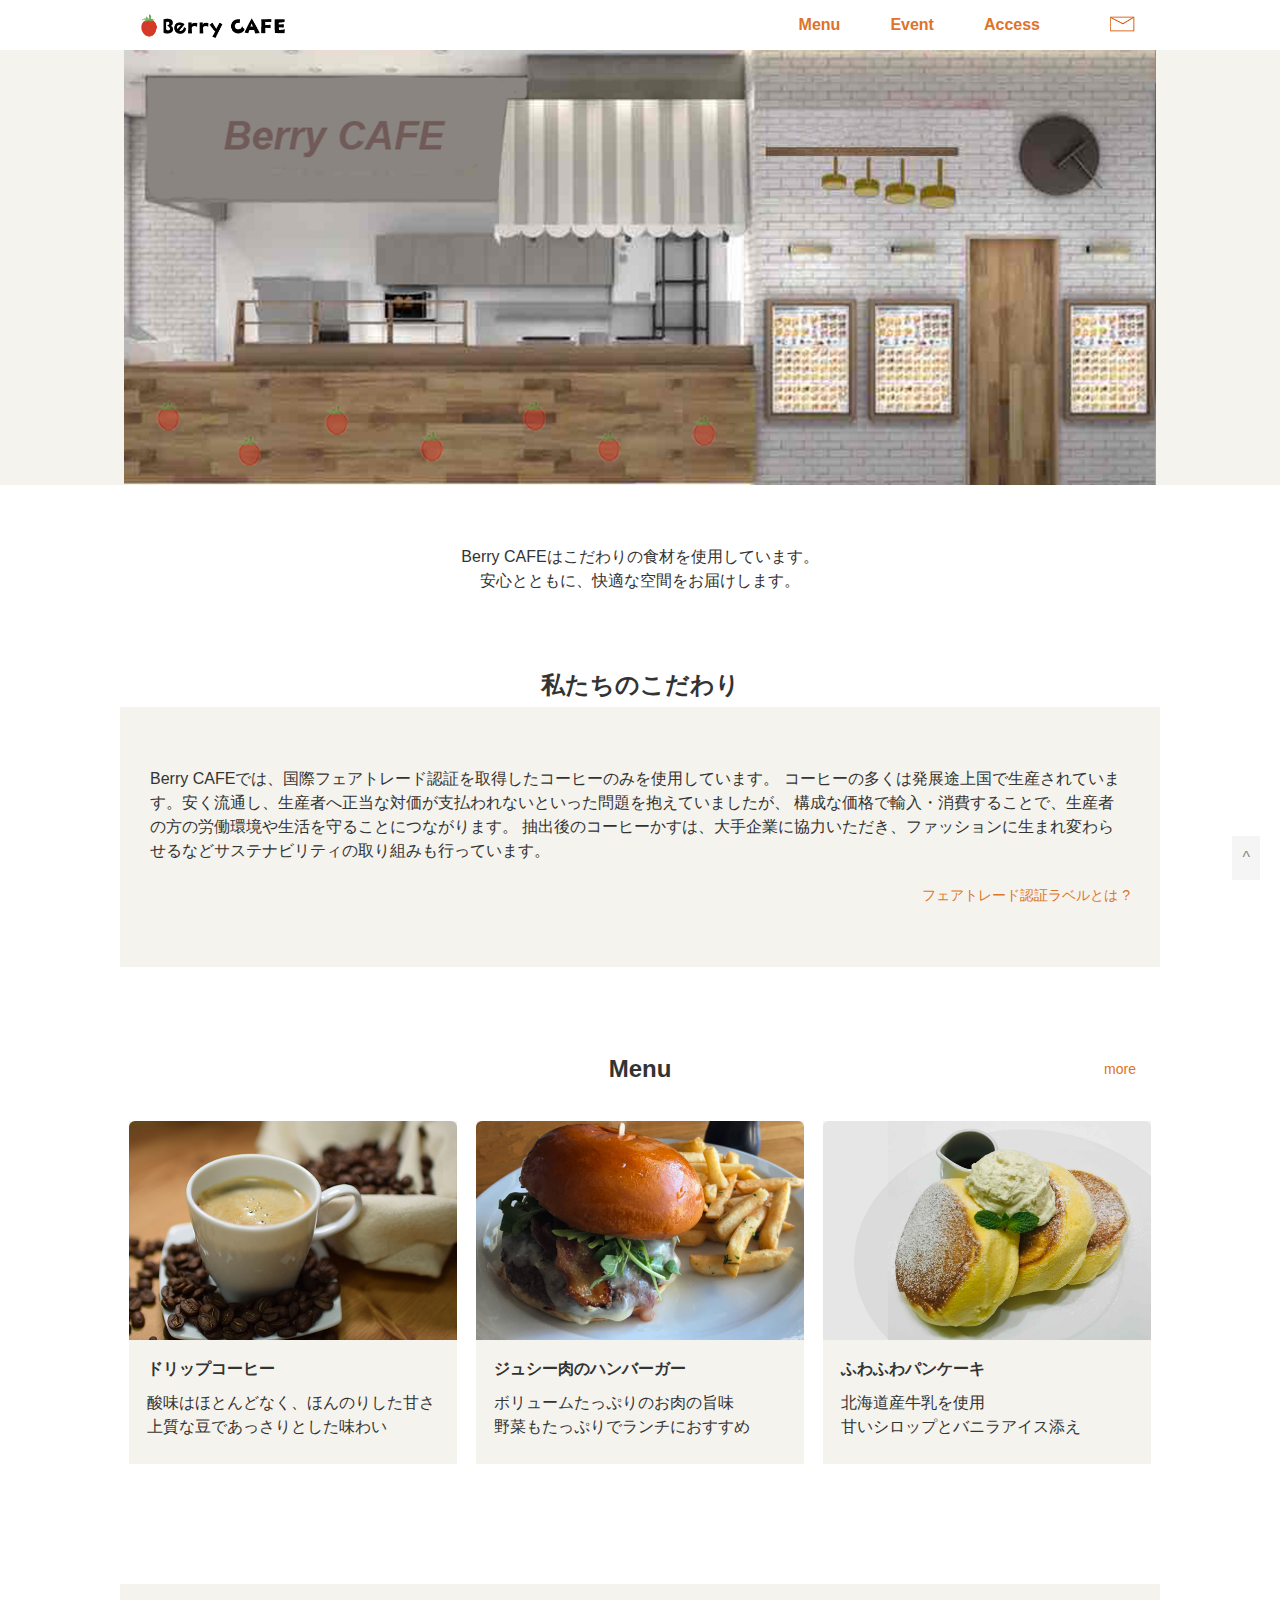
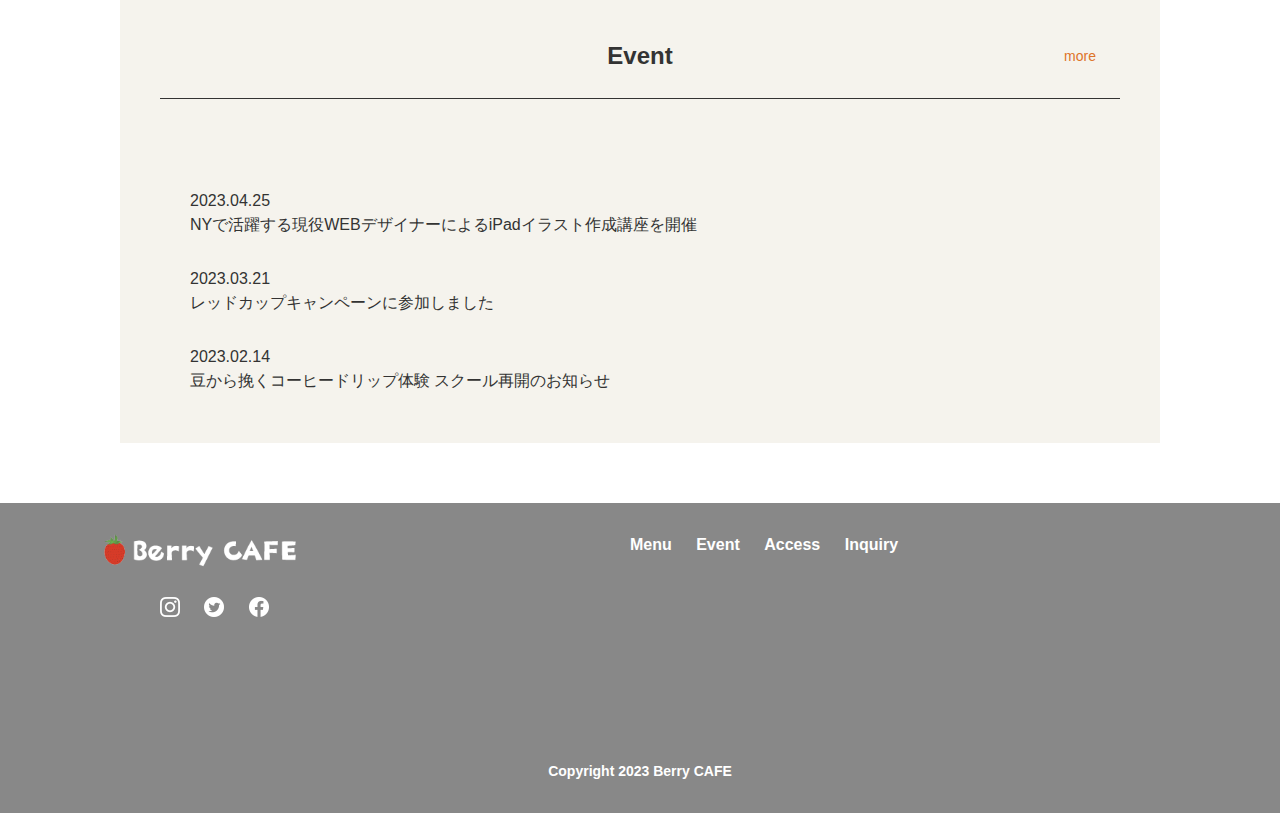
<file: index.html>
<!doctype html>
<html lang="ja">
<head>
<meta charset="utf-8">
<meta name = "viewport" content = "width = device-width, initial-scale=1, user-scalable=yes">
<meta name="description" content="Berry CAFEはみなさまにゆっくりとくつろいでいただける空間をご用意しています。">
<meta property="og:title" content="Berry CAFE">
<meta property="og:site_name" content="Berry CAFE">
<meta property="og:type" content="website">
<meta property="og:locale" content="ja-JP">
<meta property="og:image" content="assets/images/common/org.jpg">
<meta property="og:description" content="Berry CAFEはみなさまにゆっくりとくつろいでいただける空間をご用意しています。">
<meta name="twitter:card" content="summary" >
<title>Berry CAFE</title>
<link rel="stylesheet" href="assets/css/reset.css">
<link rel="stylesheet" href="assets/slick/slick.css">
<link rel="stylesheet" href="assets/slick/slick-theme.css">
<link rel="stylesheet" href="assets/css/common.css">
<link rel="stylesheet" href="assets/css/top.css">
<link href="assets/images/common/favicon.png" rel="icon" type="image/x-icon" >
<link rel="apple-touch-icon" href="assets/images/common/apple-touch-icon.png">
</head>

<body>
<header class="header">
  <div class="header__content-wrapper">
    <div id="top"><a href="index.html"><img class="header__logo" src="assets/images/common/logo_full_black.png" alt="ロゴ"></a></div>
    <div id="open-button" class="open-button"><span></span></div>
    <nav class="header__navigation">
      <div id="close-button" class="close-button">X</div>
      <ul class="header__navigetion-lists">
        <li><a href="menu.html">Menu</a></li>
        <li><a href="event_list.html">Event</a></li>
        <li><a href="access.html">Access</a></li>
        <li>
          <div class="header__inquiry"><a href="inquiry.html"><img src="assets/images/common/mail_icon.png" alt="お問い合わせ"></a> </div>
        </li>
      </ul>
    </nav>
  </div>
</header>
<main class="main">
  <section class="section-top">
    <div class="section-top__image">
      <h2>relax home happy with you</h2>
    </div>
    <div class="section-top__lead"> Berry CAFEはこだわりの食材を使用しています。<br>
      安心とともに、快適な空間をお届けします。 </div>
  </section>
  <section class="section-message">
    <h2>私たちのこだわり</h2>
    <div class="section-message__container">
      <div class="section-message__discription"> Berry CAFEでは、国際フェアトレード認証を取得したコーヒーのみを使用しています。
        コーヒーの多くは発展途上国で生産されています。安く流通し、生産者へ正当な対価が支払われないといった問題を抱えていましたが、
        構成な価格で輸入・消費することで、生産者の方の労働環境や生活を守ることにつながります。
        抽出後のコーヒーかすは、大手企業に協力いただき、ファッションに生まれ変わらせるなどサステナビリティの取り組みも行っています。 </div>
      <div class="section-message__discription-label">
        <p><a href="https://www.fairtrade-jp.org/about_fairtrade/intl_license.php">フェアトレード認証ラベルとは&nbsp;?</a></p>
      </div>
    </div>
  </section>
  <section class="section-menu">
    <div class="section-menu__title">
      <div id="menu" class="section-menu__title-center">Menu</div>
      <div class="section-menu__title-right"><a class="section-menu__title-right-more" href="menu.html">more</a></div>
    </div>
    <div class="section-menu__lists">
      <ul>
        <li> <img src="assets/images/top/menu_coffee.jpg" alt="コーヒー">
          <h3>ドリップコーヒー</h3>
          <p>酸味はほとんどなく、ほんのりした甘さ<br>
            上質な豆であっさりとした味わい</p>
        </li>
        <li> <img src="assets/images/top/menu_hamburger.jpg" alt="ハンバーガー">
          <h3>ジュシー肉のハンバーガー</h3>
          <p>ボリュームたっぷりのお肉の旨味<br>
            野菜もたっぷりでランチにおすすめ</p>
        </li>
        <li> <img src="assets/images/top/menu_pancake.jpg" alt="パンケーキ">
          <h3>ふわふわパンケーキ</h3>
          <p>北海道産牛乳を使用<br>
            甘いシロップとバニラアイス添え</p>
        </li>
      </ul>
    </div>
  </section>
  <section class="section-event">
    <div class="section-event__title">
      <h2 id="event" class="section-event__title-center">Event</h2>
      <div class="section-event__title-right"><a class="section-event__title-right-more" href="event_list.html">more</a></div>
    </div>
    <ol>
      <li><a href="event.html">
        <time datetime="2001-01-01">2023.04.25</time>
        <p>NYで活躍する現役WEBデザイナーによるiPadイラスト作成講座を開催</p>
        </a> </li>
      <li>
        <time datetime="2001-01-01">2023.03.21</time>
        <p>レッドカップキャンペーンに参加しました</p>
      </li>
      <li>
        <time datetime="2001-01-01">2023.02.14</time>
        <p>豆から挽くコーヒードリップ体験 スクール再開のお知らせ</p>
      </li>
    </ol>
  </section>
</main>
<footer class="footer">
  <div class="footer__container">
    <nav class="footer__site-map">
      <div class="footer__logo"><a href="index.html"><img src="assets/images/common/logo_full_white.png" alt="Berry CAFE"></a></div>
      <ul>
        <li><a href="menu.html">Menu</a></li>
        <li><a href="event_list.html">Event</a></li>
        <li><a href="access.html">Access</a></li>
        <li><a href="inquiry.html">Inquiry</a></li>
      </ul>
    </nav>
  </div>
  <div class="footer__sns_links">
    <ul>
      <li><img src="assets/images/common/instagram.png" alt="instagram icon"></li>
      <li><img src="assets/images/common/twitter.png" alt="twitter icon"></li>
      <li><img src="assets/images/common/facebook.png" alt="facebook icon"></li>
    </ul>
  </div>
  <small class="footer__copyright">Copyright 2023 Berry CAFE</small> </footer>
<p id="scroll-top"><a href="#">^</a></p>
<script
  src="https://code.jquery.com/jquery-3.4.1.min.js"
  integrity="sha256-CSXorXvZcTkaix6Yvo6HppcZGetbYMGWSFlBw8HfCJo="
  crossorigin="anonymous"></script> 
<script src="assets/slick/slick.min.js"></script> 
<script src="assets/js/common.js"></script>
</body>
</html>
</file>
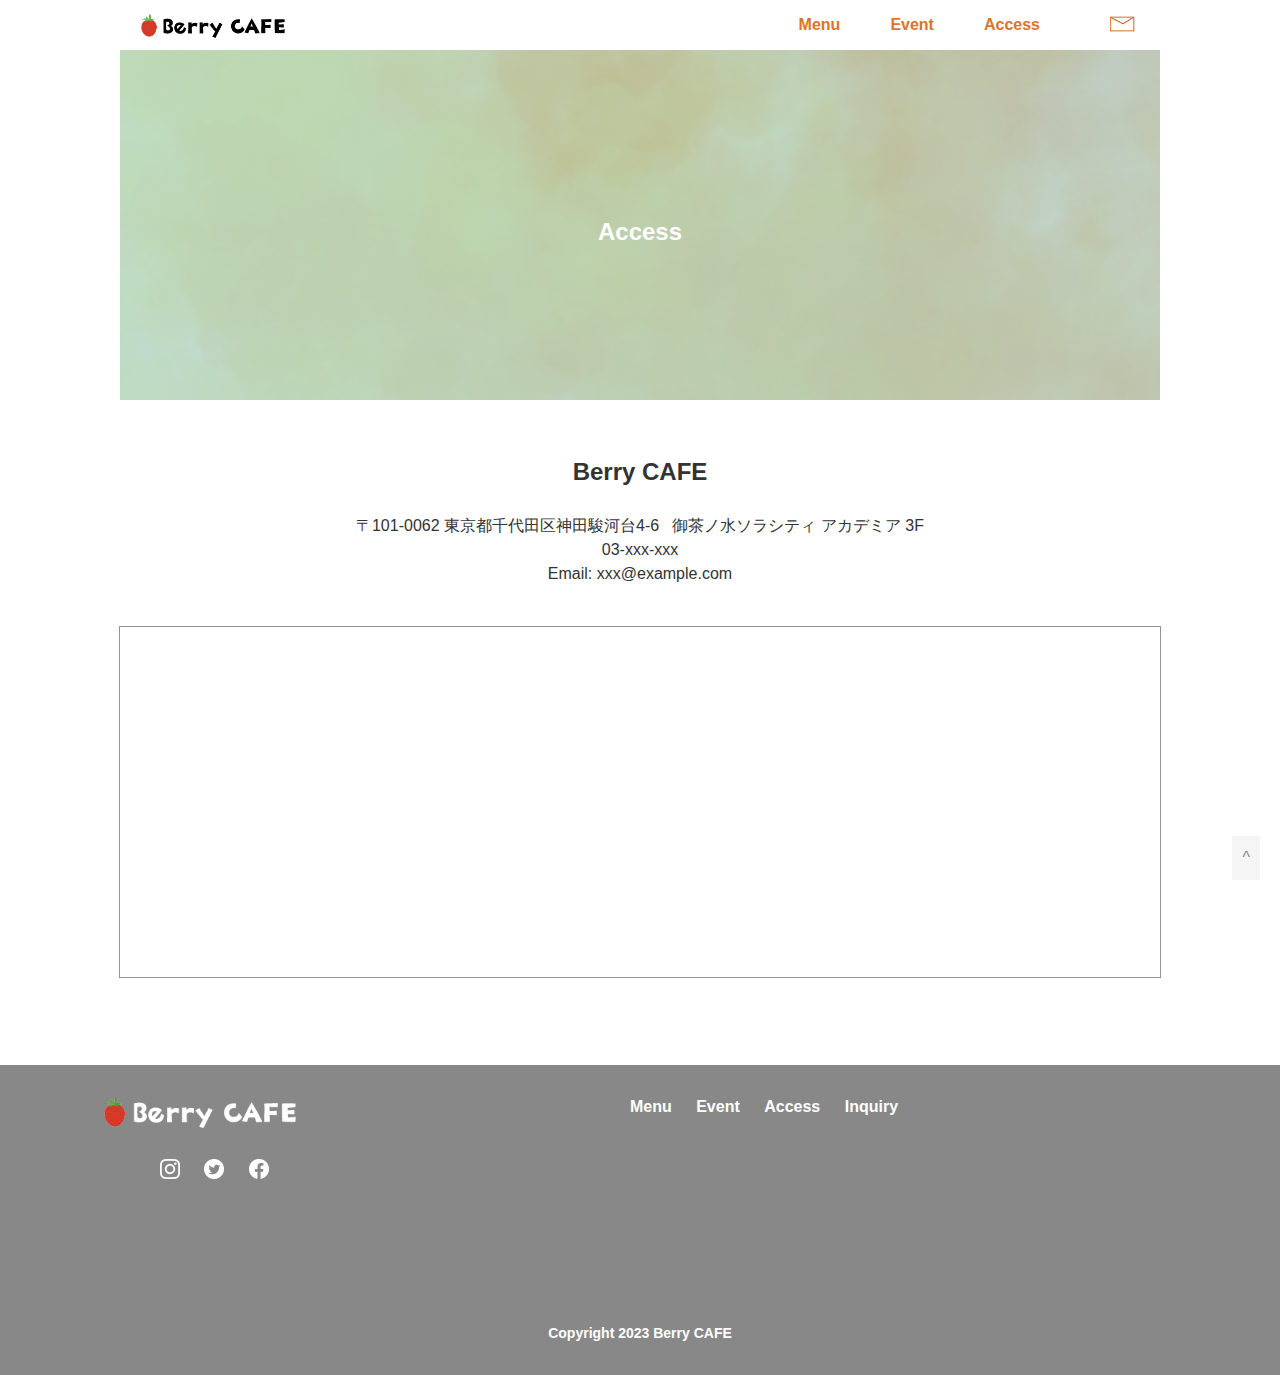
<file: access.html>
<!doctype html>
<html lang="ja">
<head>
<meta charset="utf-8">
<meta name = "viewport" content = "width = device-width, initial-scale=1, user-scalable=yes">
<meta name="description" content="Berry CAFEはみなさまにゆっくりとくつろいでいただける空間をご用意しています。">
<meta property="og:title" content="Berry CAFE">
<meta property="og:site_name" content="Berry CAFE">
<meta property="og:type" content="website">
<meta property="og:locale" content="ja-JP">
<meta property="og:image" content="assets/images/common/org.jpg">
<meta property="og:description" content="Berry CAFEはみなさまにゆっくりとくつろいでいただける空間をご用意しています。">
<meta name="twitter:card" content="summary" >
<title>Berry CAFE</title>
<link rel="stylesheet" href="assets/css/reset.css">
<link rel="stylesheet" href="assets/slick/slick.css">
<link rel="stylesheet" href="assets/slick/slick-theme.css">
<link rel="stylesheet" href="assets/css/common.css">
<link rel="stylesheet" href="assets/css/access.css">
<link href="assets/images/common/favicon.png" rel="icon" type="image/x-icon" >
<link rel="apple-touch-icon" href="assets/images/common/apple-touch-icon.png">
</head>

<body>
<header class="header">
  <div class="header__content-wrapper">
    <div id="top"><a href="index.html"><img class="header__logo" src="assets/images/common/logo_full_black.png" alt="ロゴ"></a></div>
    <div id="open-button" class="open-button"><span></span></div>
    <nav class="header__navigation">
      <div id="close-button" class="close-button">X</div>
      <ul class="header__navigetion-lists">
        <li><a href="menu.html">Menu</a></li>
        <li><a href="event_list.html">Event</a></li>
        <li><a href="access.html">Access</a></li>
        <li>
          <div class="header__inquiry"><a href="inquiry.html"><img src="assets/images/common/mail_icon.png" alt="お問い合わせ"></a> </div>
        </li>
      </ul>
    </nav>
  </div>
</header>
<main class="main">
  <section class="section-top">
    <div class="section-top__image">
      <h2>Access</h2>
    </div>
  </section>
  <section class="section-address">
    <h2>Berry CAFE</h2>
    <address>
    〒101-0062 東京都千代田区神田駿河台4-6&nbsp;&nbsp;<span class="section-address__break"></span> 御茶ノ水ソラシティ アカデミア 3F<br>
    03-xxx-xxx<br>
    Email:  xxx@example.com
    </address>
    <div class="section-map">
      <iframe src="https://www.google.com/maps/embed?pb=!1m18!1m12!1m3!1d3240.121614905266!2d139.76412221171842!3d35.69862477246728!2m3!1f0!2f0!3f0!3m2!1i1024!2i768!4f13.1!3m3!1m2!1s0x60188d2ae4441047%3A0xd05afc0250631886!2z5b6h6Iy244OO5rC044K944Op44K344OG44KjIOOCouOCq-ODh-ODn-OCog!5e0!3m2!1sja!2sjp!4v1682429037306!5m2!1sja!2sjp"></iframe>
    </div>
  </section>
</main>
<footer class="footer">
  <div class="footer__container">
    <nav class="footer__site-map">
      <div class="footer__logo"><a href="index.html"><img src="assets/images/common/logo_full_white.png" alt="Berry CAFE"></a></div>
      <ul>
        <li><a href="menu.html">Menu</a></li>
        <li><a href="event_list.html">Event</a></li>
        <li><a href="access.html">Access</a></li>
        <li><a href="inquiry.html">Inquiry</a></li>
      </ul>
    </nav>
  </div>
  <div class="footer__sns_links">
    <ul>
      <li><img src="assets/images/common/instagram.png" alt="instagram icon"></li>
      <li><img src="assets/images/common/twitter.png" alt="twitter icon"></li>
      <li><img src="assets/images/common/facebook.png" alt="facebook icon"></li>
    </ul>
  </div>
  <small class="footer__copyright">Copyright 2023 Berry CAFE</small> </footer>
<p id="scroll-top"><a href="#">^</a></p>
<script
  src="https://code.jquery.com/jquery-3.4.1.min.js"
  integrity="sha256-CSXorXvZcTkaix6Yvo6HppcZGetbYMGWSFlBw8HfCJo="
  crossorigin="anonymous"></script> 
<script src="assets/slick/slick.min.js"></script> 
<script src="assets/js/common.js"></script>
</body>
</html>
</file>
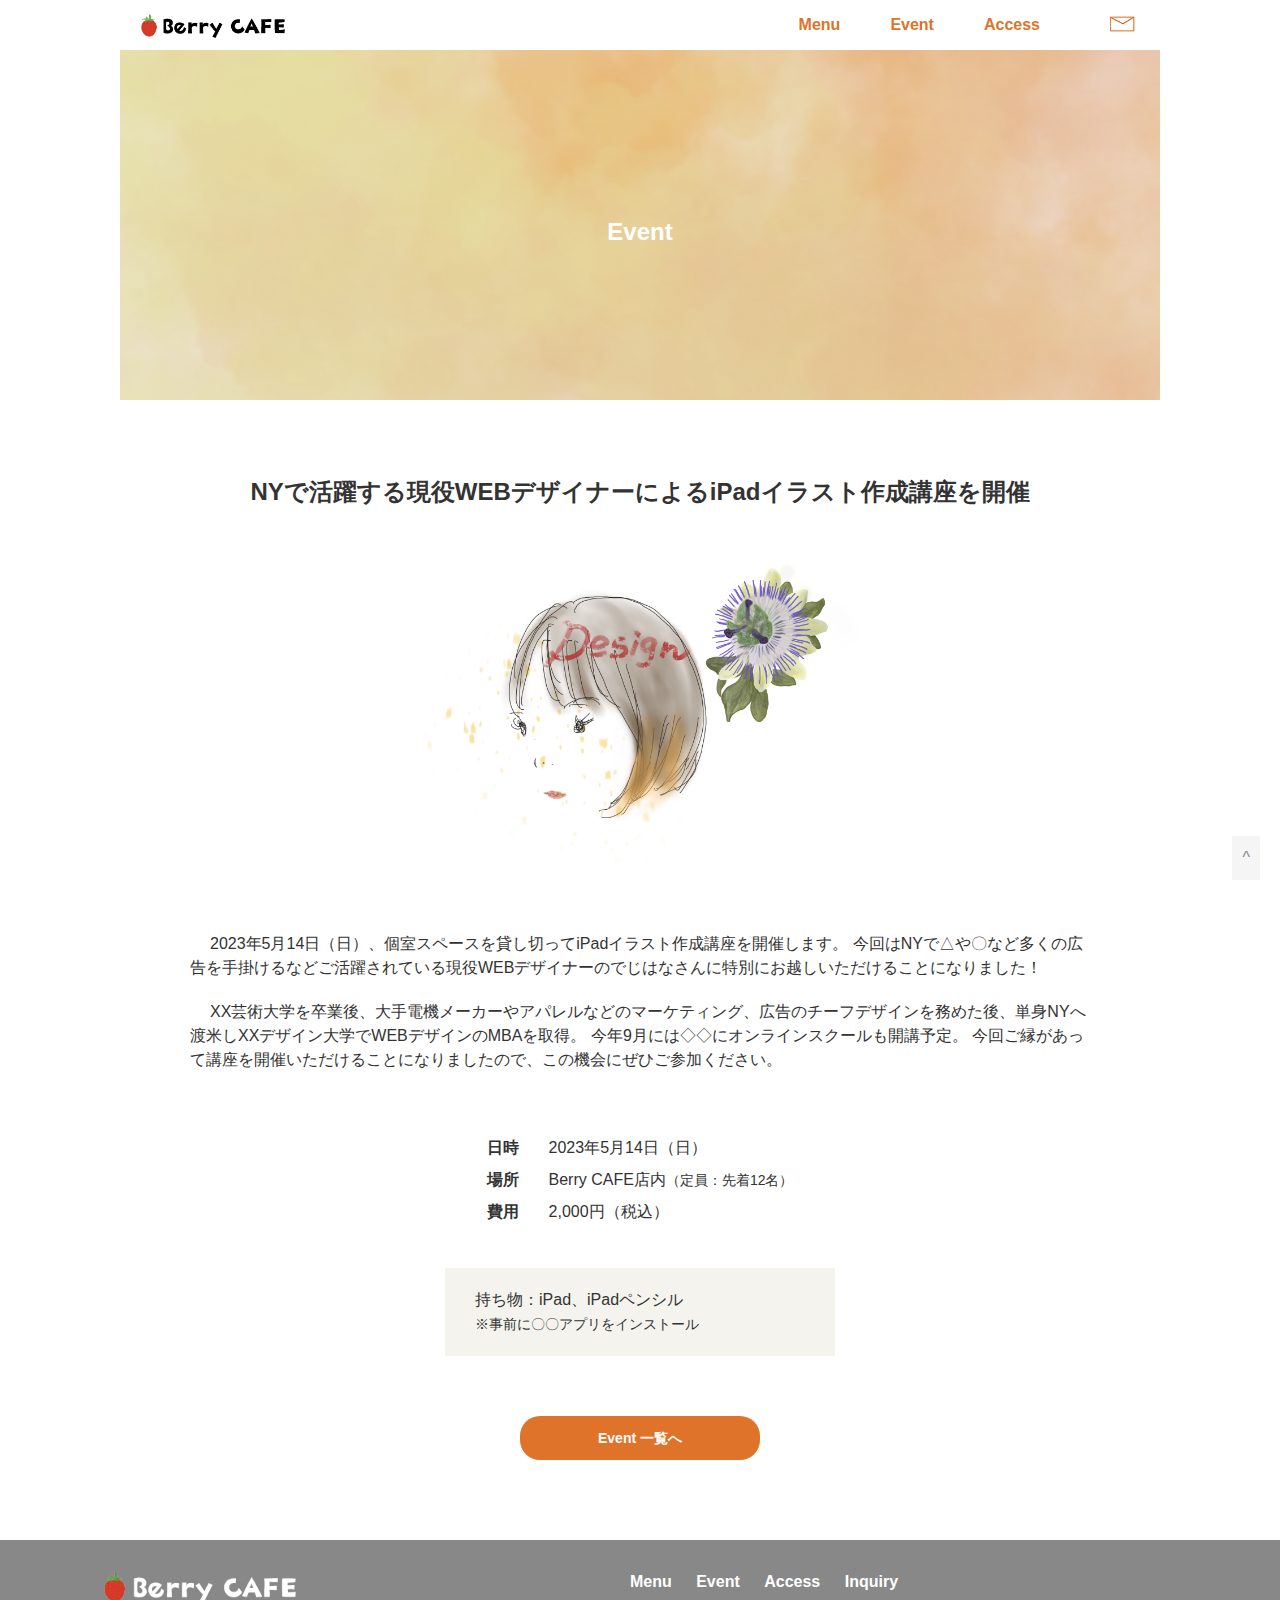
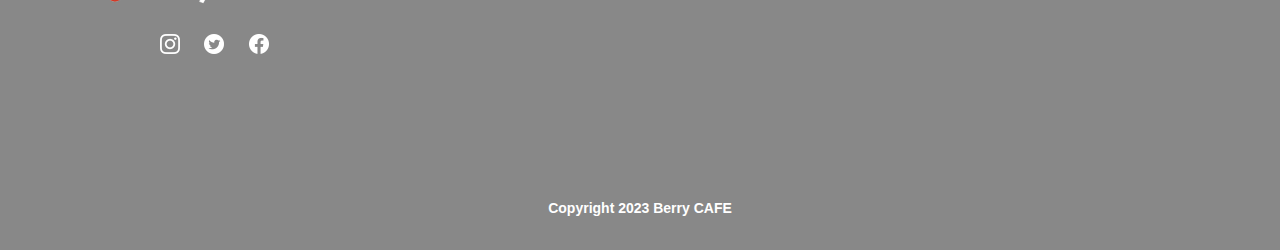
<file: event.html>
<!doctype html>
<html lang="ja">
<head>
<meta charset="utf-8">
<meta name = "viewport" content = "width = device-width, initial-scale=1, user-scalable=yes">
<meta name="description" content="Berry CAFEはみなさまにゆっくりとくつろいでいただける空間をご用意しています。">
<meta property="og:title" content="Berry CAFE">
<meta property="og:site_name" content="Berry CAFE">
<meta property="og:type" content="website">
<meta property="og:locale" content="ja-JP">
<meta property="og:image" content="assets/images/common/org.jpg">
<meta property="og:description" content="Berry CAFEはみなさまにゆっくりとくつろいでいただける空間をご用意しています。">
<meta name="twitter:card" content="summary" >
<title>Berry CAFE</title>
<link rel="stylesheet" href="assets/css/reset.css">
<link rel="stylesheet" href="assets/slick/slick.css">
<link rel="stylesheet" href="assets/slick/slick-theme.css">
<link rel="stylesheet" href="assets/css/common.css">
<link rel="stylesheet" href="assets/css/event.css">
<link href="assets/images/common/favicon.png" rel="icon" type="image/x-icon" >
<link rel="apple-touch-icon" href="assets/images/common/apple-touch-icon.png">
</head>

<body>
<header class="header">
  <div class="header__content-wrapper">
    <div id="top"><a href="index.html"><img class="header__logo" src="assets/images/common/logo_full_black.png" alt="ロゴ"></a></div>
    <div id="open-button" class="open-button"><span></span></div>
    <nav class="header__navigation">
      <div id="close-button" class="close-button">X</div>
      <ul class="header__navigetion-lists">
        <li><a href="menu.html">Menu</a></li>
        <li><a href="event_list.html">Event</a></li>
        <li><a href="access.html">Access</a></li>
        <li>
          <div class="header__inquiry"><a href="inquiry.html"><img src="assets/images/common/mail_icon.png" alt="お問い合わせ"></a> </div>
        </li>
      </ul>
    </nav>
  </div>
</header>
<main class="main">
  <section class="section-top">
    <div class="section-top__image">
      <h2>Event</h2>
    </div>
  </section>
  <section class="section__container">
    <h2>NYで活躍する現役WEBデザイナーによるiPadイラスト作成講座を開催</h2>
    <div><img src="assets/images/event/illust.png" alt="イラスト"></div>
    <div class="section__container-detail">
      <div class="section__container-detail1"> 2023年5月14日（日）、個室スペースを貸し切ってiPadイラスト作成講座を開催します。
        今回はNYで△や〇など多くの広告を手掛けるなどご活躍されている現役WEBデザイナーのでじはなさんに特別にお越しいただけることになりました！ </div>
      <div class="section__container-detail2"> XX芸術大学を卒業後、大手電機メーカーやアパレルなどのマーケティング、広告のチーフデザインを務めた後、単身NYへ渡米しXXデザイン大学でWEBデザインのMBAを取得。
        今年9月には◇◇にオンラインスクールも開講予定。
        今回ご縁があって講座を開催いただけることになりましたので、この機会にぜひご参加ください。 </div>
    </div>
    <div class="section__container-discription">
      <table>
        <tr>
          <th>日時</th>
          <td>2023年5月14日（日）</td>
        </tr>
        <tr>
          <th>場所</th>
          <td>Berry CAFE店内<span>（定員：先着12名）</span></td>
        </tr>
        <tr>
          <th>費用</th>
          <td>2,000円（税込）</td>
        </tr>
      </table>
      <div class="section__container-attention">
        <div>持ち物：iPad、iPadペンシル<br>
          <span>※事前に〇〇アプリをインストール</span></div>
      </div>
    </div>
  </section>
  <section class="section-lists__button"><h3><a href="event_list.html">Event 一覧へ</a></h3></section>
</main>
<footer class="footer">
  <div class="footer__container">
    <nav class="footer__site-map">
      <div class="footer__logo"><a href="index.html"><img src="assets/images/common/logo_full_white.png" alt="Berry CAFE"></a></div>
      <ul>
        <li><a href="menu.html">Menu</a></li>
        <li><a href="event_list.html">Event</a></li>
        <li><a href="access.html">Access</a></li>
        <li><a href="inquiry.html">Inquiry</a></li>
      </ul>
    </nav>
  </div>
  <div class="footer__sns_links">
    <ul>
      <li><img src="assets/images/common/instagram.png" alt="instagram icon"></li>
      <li><img src="assets/images/common/twitter.png" alt="twitter icon"></li>
      <li><img src="assets/images/common/facebook.png" alt="facebook icon"></li>
    </ul>
  </div>
  <small class="footer__copyright">Copyright 2023 Berry CAFE</small> </footer>
<p id="scroll-top"><a href="#">^</a></p>
<script
  src="https://code.jquery.com/jquery-3.4.1.min.js"
  integrity="sha256-CSXorXvZcTkaix6Yvo6HppcZGetbYMGWSFlBw8HfCJo="
  crossorigin="anonymous"></script> 
<script src="assets/slick/slick.min.js"></script> 
<script src="assets/js/common.js"></script>
</body>
</html>
</file>
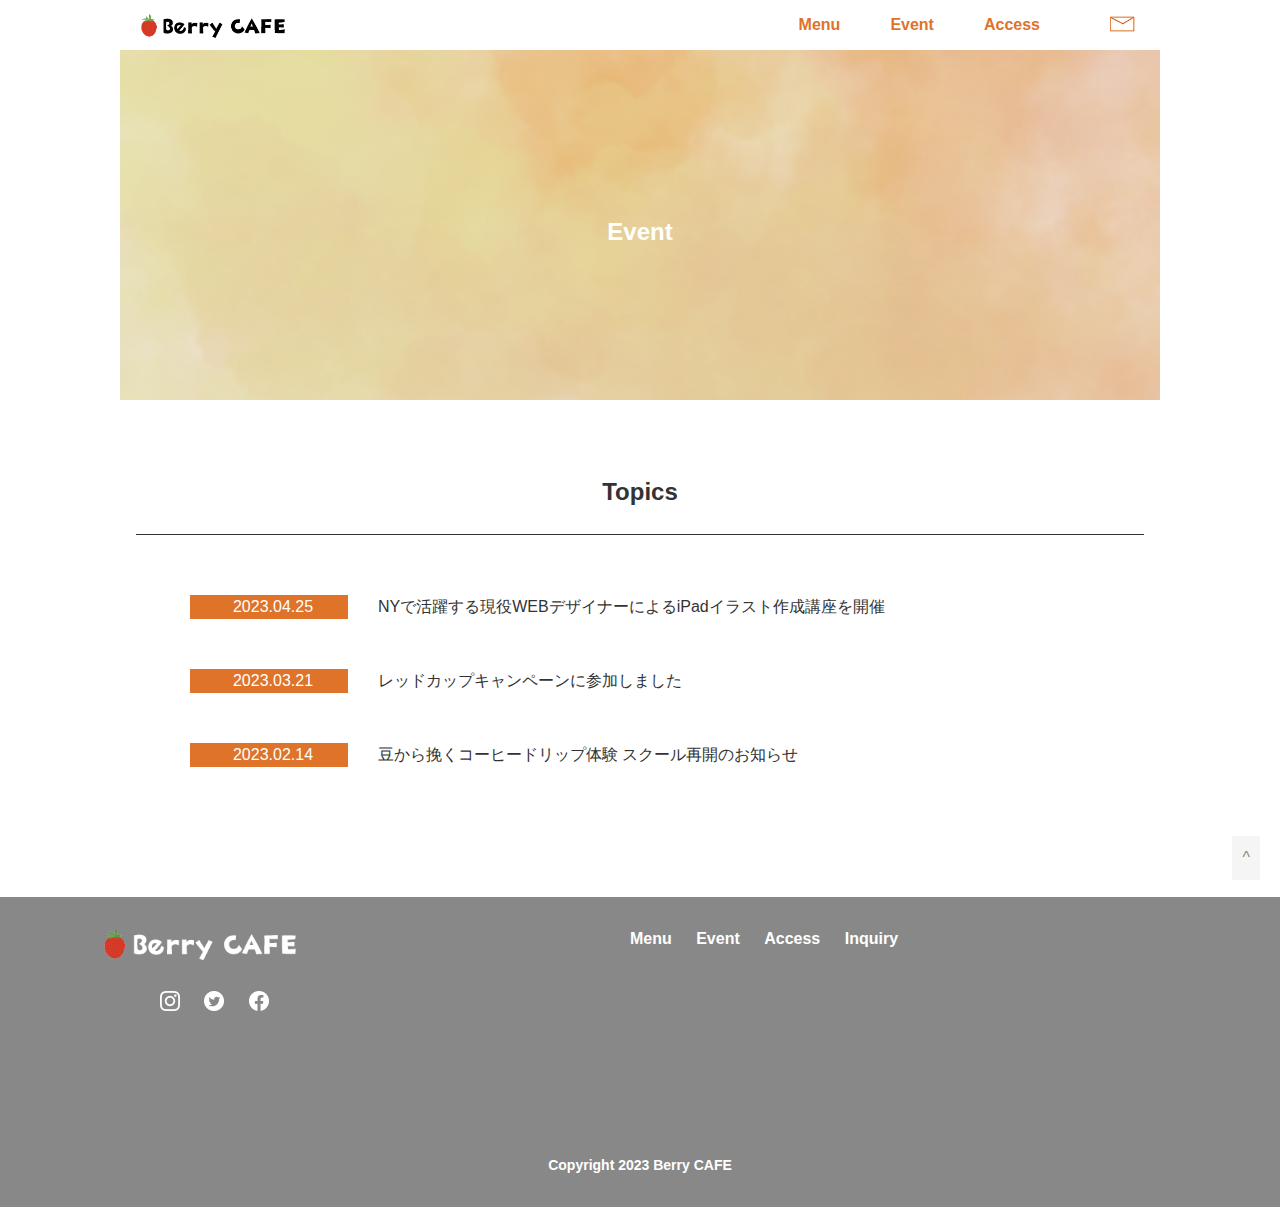
<file: event_list.html>
<!doctype html>
<html lang="ja">
<head>
<meta charset="utf-8">
<meta name = "viewport" content = "width = device-width, initial-scale=1, user-scalable=yes">
<meta name="description" content="Berry CAFEはみなさまにゆっくりとくつろいでいただける空間をご用意しています。">
<meta property="og:title" content="Berry CAFE">
<meta property="og:site_name" content="Berry CAFE">
<meta property="og:type" content="website">
<meta property="og:locale" content="ja-JP">
<meta property="og:image" content="assets/images/common/org.jpg">
<meta property="og:description" content="Berry CAFEはみなさまにゆっくりとくつろいでいただける空間をご用意しています。">
<meta name="twitter:card" content="summary" >
<title>Berry CAFE</title>
<link rel="stylesheet" href="assets/css/reset.css">
<link rel="stylesheet" href="assets/slick/slick.css">
<link rel="stylesheet" href="assets/slick/slick-theme.css">
<link rel="stylesheet" href="assets/css/common.css">
<link rel="stylesheet" href="assets/css/event_list.css">
<link href="assets/images/common/favicon.png" rel="icon" type="image/x-icon" >
<link rel="apple-touch-icon" href="assets/images/common/apple-touch-icon.png">
</head>

<body>
<header class="header">
  <div class="header__content-wrapper">
    <div id="top"><a href="index.html"><img class="header__logo" src="assets/images/common/logo_full_black.png" alt="ロゴ"></a></div>
    <div id="open-button" class="open-button"><span></span></div>
    <nav class="header__navigation">
      <div id="close-button" class="close-button">X</div>
      <ul class="header__navigetion-lists">
        <li><a href="menu.html">Menu</a></li>
        <li><a href="event_list.html">Event</a></li>
        <li><a href="access.html">Access</a></li>
        <li>
          <div class="header__inquiry"><a href="inquiry.html"><img src="assets/images/common/mail_icon.png" alt="お問い合わせ"></a> </div>
        </li>
      </ul>
    </nav>
  </div>
</header>
<main class="main">
  <section class="section-top">
    <div class="section-top__image">
      <h2>Event</h2>
    </div>
  </section>
  <section class="section-event">
    <h2>Topics</h2>
    <ol>
      <li class="section-event__list1">
        <div class="section-event__time"><a href="event.html">
          <time datetime="2001-01-01">2023.04.25</time>
          </a></div>
        <div class="section-event__title"><a href="event.html">NYで活躍する現役WEBデザイナーによるiPadイラスト作成講座を開催</a></div>
      </li>
      <li class="section-event__list2">
        <div class="section-event__time">
          <time datetime="2001-01-01">2023.03.21</time>
        </div>
        <div class="section-event__title">レッドカップキャンペーンに参加しました</div>
      </li>
      <li class="section-event__list3">
        <div class="section-event__time">
          <time datetime="2001-01-01">2023.02.14</time>
        </div>
        <div class="section-event__title">豆から挽くコーヒードリップ体験 スクール再開のお知らせ</div>
      </li>
    </ol>
  </section>
</main>
<footer class="footer">
  <div class="footer__container">
    <nav class="footer__site-map">
      <div class="footer__logo"><a href="index.html"><img src="assets/images/common/logo_full_white.png" alt="Berry CAFE"></a></div>
      <ul>
        <li><a href="menu.html">Menu</a></li>
        <li><a href="event_list.html">Event</a></li>
        <li><a href="access.html">Access</a></li>
        <li><a href="inquiry.html">Inquiry</a></li>
      </ul>
    </nav>
  </div>
  <div class="footer__sns_links">
    <ul>
      <li><img src="assets/images/common/instagram.png" alt="instagram icon"></li>
      <li><img src="assets/images/common/twitter.png" alt="twitter icon"></li>
      <li><img src="assets/images/common/facebook.png" alt="facebook icon"></li>
    </ul>
  </div>
  <small class="footer__copyright">Copyright 2023 Berry CAFE</small> </footer>
<p id="scroll-top"><a href="#">^</a></p>
<script
  src="https://code.jquery.com/jquery-3.4.1.min.js"
  integrity="sha256-CSXorXvZcTkaix6Yvo6HppcZGetbYMGWSFlBw8HfCJo="
  crossorigin="anonymous"></script> 
<script src="assets/slick/slick.min.js"></script> 
<script src="assets/js/common.js"></script>
</body>
</html>
</file>
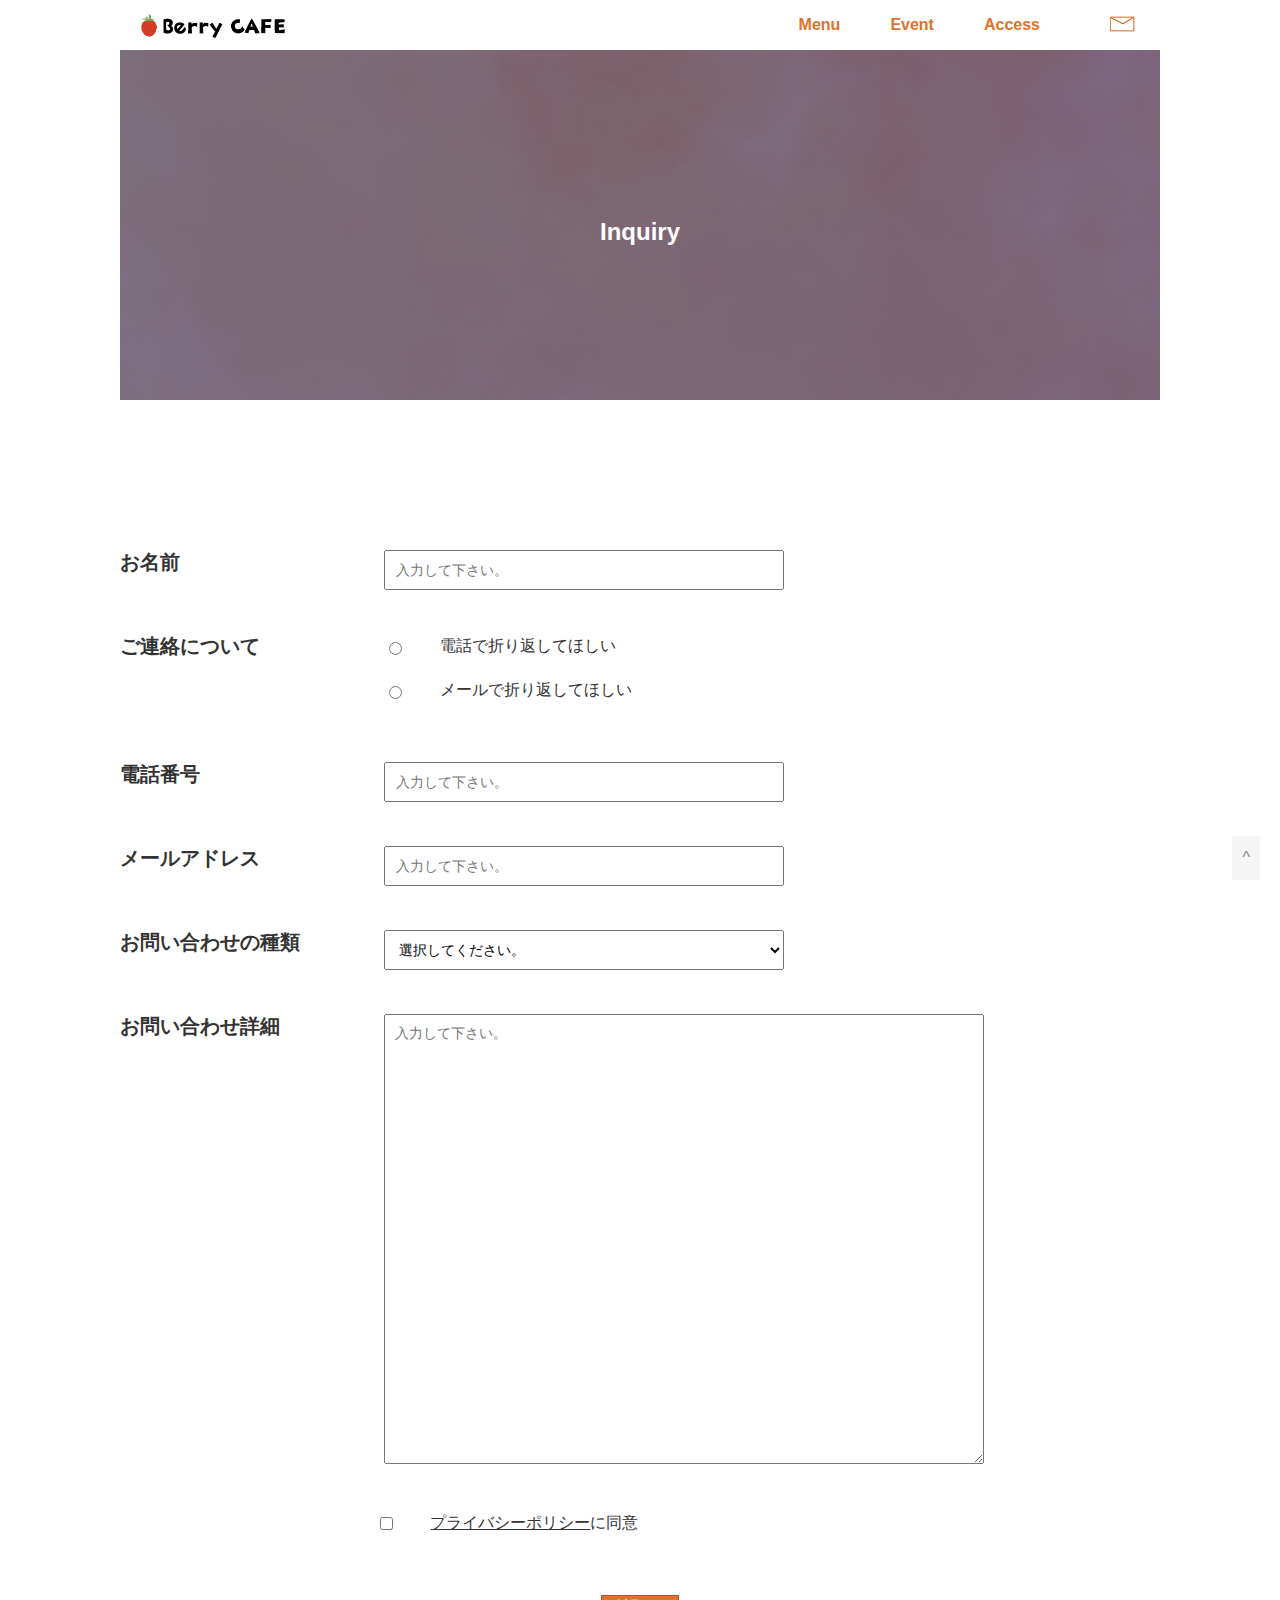
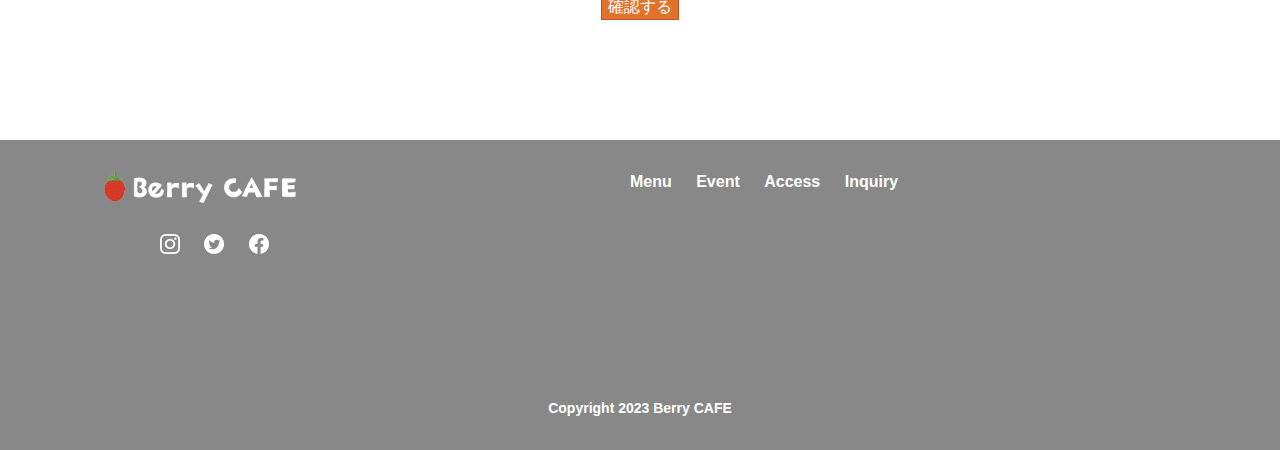
<file: inquiry.html>
<!doctype html>
<html lang="ja">
<head>
<meta charset="utf-8">
<meta name = "viewport" content = "width = device-width, initial-scale=1, user-scalable=yes">
<meta name="description" content="Berry CAFEはみなさまにゆっくりとくつろいでいただける空間をご用意しています。">
<meta property="og:title" content="Berry CAFE">
<meta property="og:site_name" content="Berry CAFE">
<meta property="og:type" content="website">
<meta property="og:locale" content="ja-JP">
<meta property="og:image" content="assets/images/common/org.jpg">
<meta property="og:description" content="Berry CAFEはみなさまにゆっくりとくつろいでいただける空間をご用意しています。">
<meta name="twitter:card" content="summary" >
<title>Berry CAFE</title>
<link rel="stylesheet" href="assets/css/reset.css">
<link rel="stylesheet" href="assets/slick/slick.css">
<link rel="stylesheet" href="assets/slick/slick-theme.css">
<link rel="stylesheet" href="assets/css/common.css">
<link rel="stylesheet" href="assets/css/inquiry.css">
<link href="assets/images/common/favicon.png" rel="icon" type="image/x-icon" >
<link rel="apple-touch-icon" href="assets/images/common/apple-touch-icon.png">
</head>

<body>
<header class="header">
  <div class="header__content-wrapper">
    <div id="top"><a href="index.html"><img class="header__logo" src="assets/images/common/logo_full_black.png" alt="ロゴ"></a></div>
    <div id="open-button" class="open-button"><span></span></div>
    <nav class="header__navigation">
      <div id="close-button" class="close-button">X</div>
      <ul class="header__navigetion-lists">
        <li><a href="menu.html">Menu</a></li>
        <li><a href="event_list.html">Event</a></li>
        <li><a href="access.html">Access</a></li>
        <li>
          <div class="header__inquiry"><a href="inquiry.html"><img src="assets/images/common/mail_icon.png" alt="お問い合わせ"></a> </div>
        </li>
      </ul>
    </nav>
  </div>
</header>
<main class="main">
  <section class="section-top">
    <div class="section-top__image">
      <h2>Inquiry</h2>
    </div>
  </section>
  <form class="inquiry-form" action="inquiry.html">
    <p>
      <label for="form_name">お名前</label>
      <input id="form_name" type="text" placeholder="入力して下さい。">
    </p>
    <p>
      <label>ご連絡について</label>
      <span class="inquiry-form__contact-method">
      <input id="form_reply_method_1" type="radio" name="form_reply_method">
      <label class="small-label" for="form_reply_method_1">電話で折り返してほしい</label>
      <br>
      <input id="form_reply_method_2" type="radio" name="form_reply_method">
      <label class="small-label" for="form_reply_method_2">メールで折り返してほしい</label>
      </span> </p>
    <p>
      <label for="form_tel">電話番号</label>
      <input id="form_tel" type="tel" placeholder="入力して下さい。">
    </p>
    <p>
      <label for="form_email">メールアドレス</label>
      <input id="form_email" type="email" placeholder="入力して下さい。">
    </p>
    <p>
      <label for="form_inquiry_kind">お問い合わせの種類</label>
      <select id="form_inquiry_kind">
        <option value="no">選択してください。</option>
        <option value="1">サービスに関するお問い合わせ。</option>
        <option value="2">Eventに関するお問い合わせ。</option>
      </select>
    </p>
    <p>
      <label for="form_inquiry_detail">お問い合わせ詳細</label>
      <textarea id="form_inquiry_detail" placeholder="入力して下さい。"></textarea>
    </p>
    <p>
      <input class="inquiry-form__privacy" id="form_privacy" type="checkbox">
      <label class="small-label" for="form_privacy"><a class="inquiry-form__privacy-link" href="privacy.html">プライバシーポリシー</a>に同意</label>
    </p>
    <input class="inquiry-form__submit" type="submit" value="確認する">
  </form>
</main>
<footer class="footer">
  <div class="footer__container">
    <nav class="footer__site-map">
      <div class="footer__logo"><a href="index.html"><img src="assets/images/common/logo_full_white.png" alt="Berry CAFE"></a></div>
      <ul>
        <li><a href="menu.html">Menu</a></li>
        <li><a href="event_list.html">Event</a></li>
        <li><a href="access.html">Access</a></li>
        <li><a href="inquiry.html">Inquiry</a></li>
      </ul>
    </nav>
  </div>
  <div class="footer__sns_links">
    <ul>
      <li><img src="assets/images/common/instagram.png" alt="instagram icon"></li>
      <li><img src="assets/images/common/twitter.png" alt="twitter icon"></li>
      <li><img src="assets/images/common/facebook.png" alt="facebook icon"></li>
    </ul>
  </div>
  <small class="footer__copyright">Copyright 2023 Berry CAFE</small> </footer>
<p id="scroll-top"><a href="#">^</a></p>
<script
  src="https://code.jquery.com/jquery-3.4.1.min.js"
  integrity="sha256-CSXorXvZcTkaix6Yvo6HppcZGetbYMGWSFlBw8HfCJo="
  crossorigin="anonymous"></script> 
<script src="assets/slick/slick.min.js"></script> 
<script src="assets/js/common.js"></script>
</body>
</html>
</file>
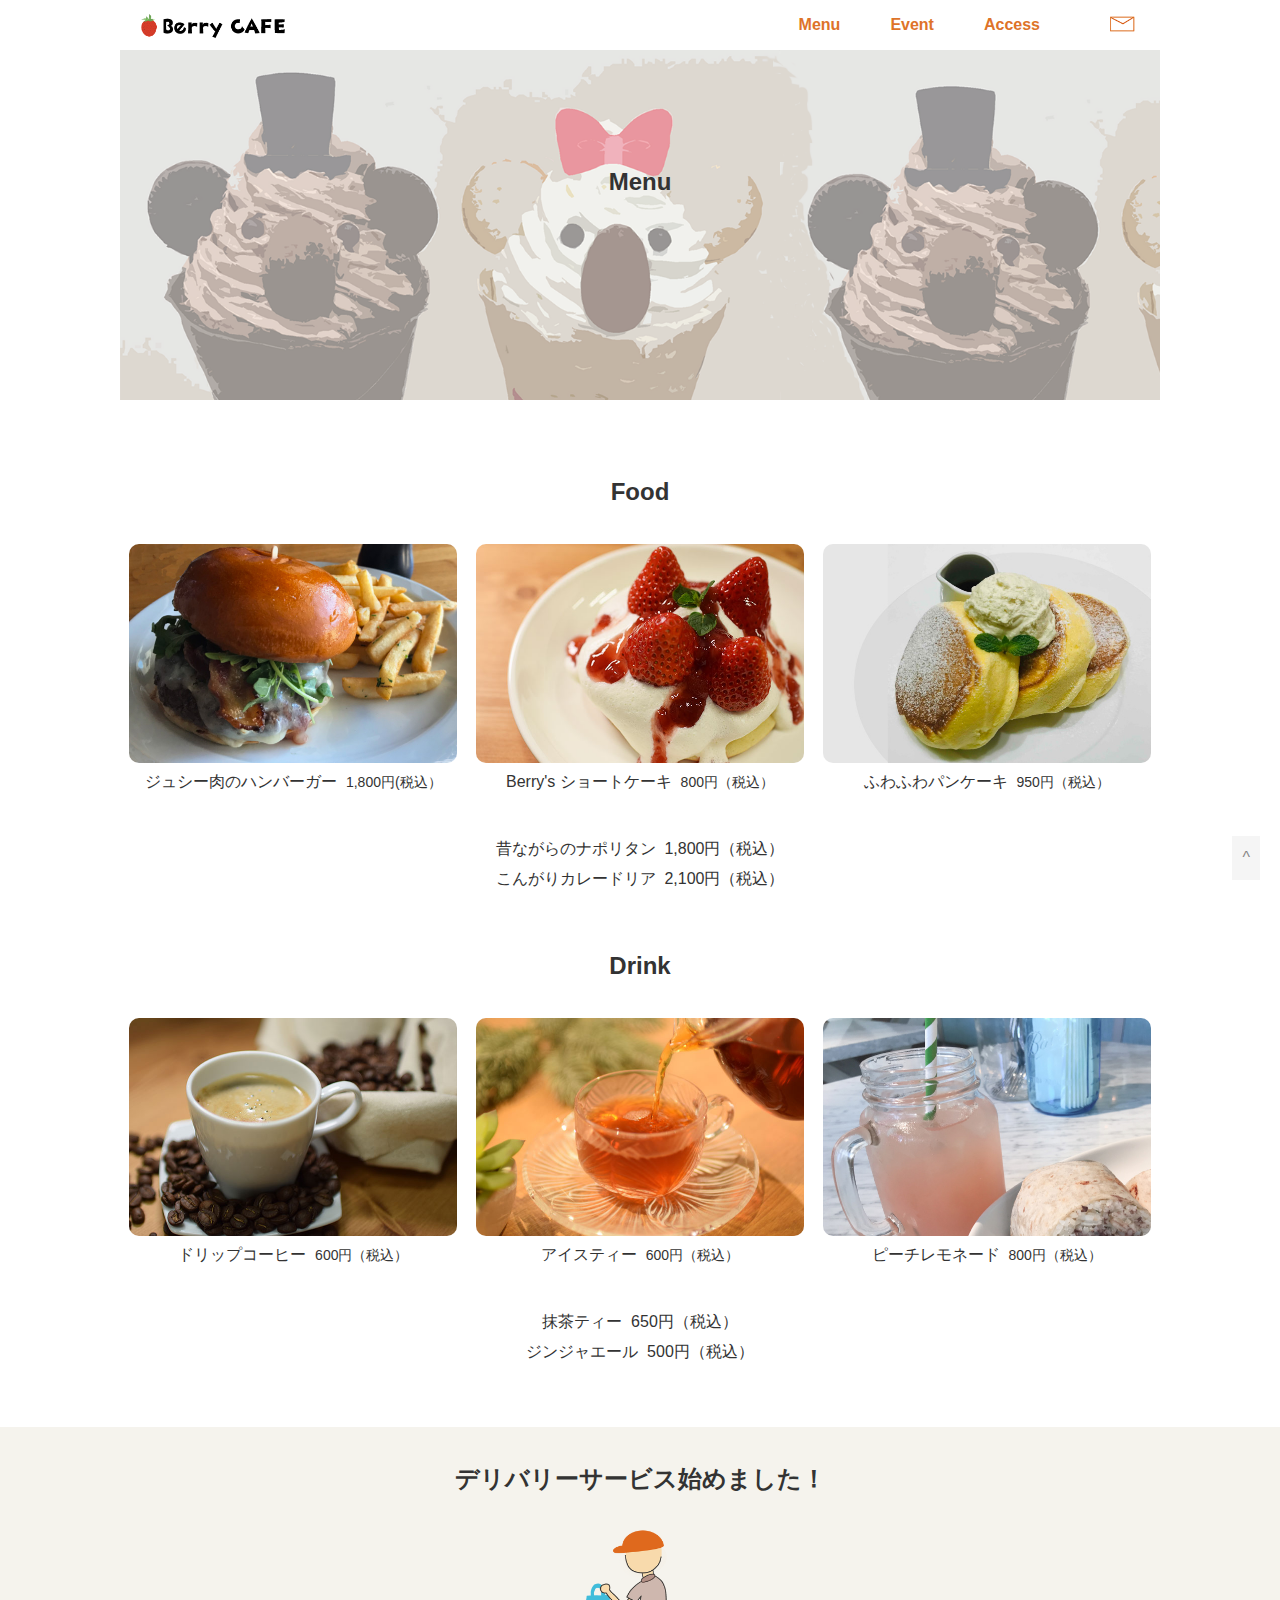
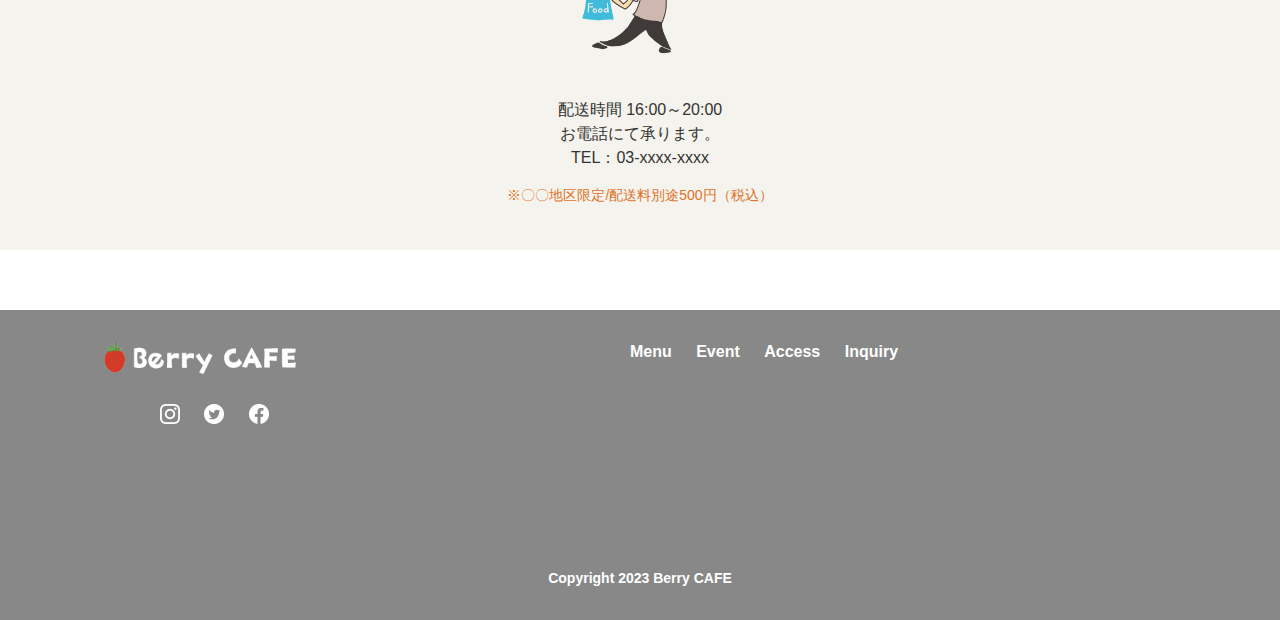
<file: menu.html>
<!doctype html>
<html lang="ja">
<head>
<meta charset="utf-8">
<meta name = "viewport" content = "width = device-width, initial-scale=1, user-scalable=yes">
<meta name="description" content="Berry CAFEはみなさまにゆっくりとくつろいでいただける空間をご用意しています。">
<meta property="og:title" content="Berry CAFE">
<meta property="og:site_name" content="Berry CAFE">
<meta property="og:type" content="website">
<meta property="og:locale" content="ja-JP">
<meta property="og:image" content="assets/images/common/org.jpg">
<meta property="og:description" content="Berry CAFEはみなさまにゆっくりとくつろいでいただける空間をご用意しています。">
<meta name="twitter:card" content="summary" >
<title>Berry CAFE</title>
<link rel="stylesheet" href="assets/css/reset.css">
<link rel="stylesheet" href="assets/slick/slick.css">
<link rel="stylesheet" href="assets/slick/slick-theme.css">
<link rel="stylesheet" href="assets/css/common.css">
<link rel="stylesheet" href="assets/css/menu.css">
<link href="assets/images/common/favicon.png" rel="icon" type="image/x-icon" >
<link rel="apple-touch-icon" href="assets/images/common/apple-touch-icon.png">
</head>

<body>
<header class="header">
  <div class="header__content-wrapper">
    <div id="top"><a href="index.html"><img class="header__logo" src="assets/images/common/logo_full_black.png" alt="ロゴ"></a></div>
    <div id="open-button" class="open-button"><span></span></div>
    <nav class="header__navigation">
      <div id="close-button" class="close-button">X</div>
      <ul class="header__navigetion-lists">
        <li><a href="menu.html">Menu</a></li>
        <li><a href="event_list.html">Event</a></li>
        <li><a href="access.html">Access</a></li>
        <li>
          <div class="header__inquiry"><a href="inquiry.html"><img src="assets/images/common/mail_icon.png" alt="お問い合わせ"></a> </div>
        </li>
      </ul>
    </nav>
  </div>
</header>
<main class="main">
  <section class="section-top">
    <div class="section-top__image">
      <h2>Menu</h2>
    </div>
  </section>
  <section class="section-food">
    <h2 class="section-food__title">Food</h2>
    <div class="section-food__lists">
      <ul>
        <li>
          <figure> <img src="assets/images/menu/menu_hamburger.jpg" alt="ハンバーガー">
            <figcaption>ジュシー肉のハンバーガー&nbsp;&nbsp;<span>1,800円(税込）</span></figcaption>
          </figure>
        </li>
        <li>
          <figure> <img src="assets/images/menu/menu_shortcake.jpg" alt="ショートケーキ">
            <figcaption>Berry's ショートケーキ&nbsp;&nbsp;<span>800円（税込）</span></figcaption>
          </figure>
        </li>
        <li>
          <figure> <img src="assets/images/menu/menu_pancake.jpg" alt="パンケーキ">
            <figcaption>ふわふわパンケーキ&nbsp;&nbsp;<span>950円（税込）</span></figcaption>
          </figure>
        </li>
      </ul>
    </div>
    <div class="section-food__menu-sub">
      <p>昔ながらのナポリタン&nbsp;&nbsp;<span>1,800円（税込）</span></p>
      <p>こんがりカレードリア&nbsp;&nbsp;<span>2,100円（税込）</span></p>
    </div>
  </section>
  <section class="section-drink">
    <h2 class="section-drink__title">Drink</h2>
    <div class="section-drink__lists">
      <ul>
        <li>
          <figure> <img src="assets/images/menu/menu_coffee.jpg" alt="ドリップコーヒー">
            <figcaption>ドリップコーヒー&nbsp;&nbsp;<span>600円（税込）</span></figcaption>
          </figure>
        </li>
        <li>
          <figure> <img src="assets/images/menu/menu_tea.jpg" alt="アイスティー">
            <figcaption>アイスティー&nbsp;&nbsp;<span>600円（税込）</span></figcaption>
          </figure>
        </li>
        <li>
          <figure> <img src="assets/images/menu/menu_peach.jpg" alt="ピーチレモネード">
            <figcaption>ピーチレモネード&nbsp;&nbsp;<span>800円（税込）</span></figcaption>
          </figure>
        </li>
      </ul>
    </div>
    <div class="section-drink__menu-sub">
      <p>抹茶ティー&nbsp;&nbsp;<span>650円（税込）</span></p>
      <p>ジンジャエール&nbsp;&nbsp;<span>500円（税込）</span></p>
    </div>
  </section>
  <section class="section-derivery">
    <h2>デリバリーサービス始めました！</h2>
    <div class="section-derivery__discription">
      <div class="section-derivery__discription-photo"><img src="assets/images/menu/delivery.png" alt="デリバリー"></div>
      <div> 配送時間&nbsp;16:00～20:00<br>
        お電話にて承ります。<br>
        TEL：03-xxxx-xxxx <br>
        <span>※〇〇地区限定/配送料別途500円（税込）</span> </div>
    </div>
  </section>
</main>
<footer class="footer">
  <div class="footer__container">
    <nav class="footer__site-map">
      <div class="footer__logo"><a href="index.html"><img src="assets/images/common/logo_full_white.png" alt="Berry CAFE"></a></div>
      <ul>
        <li><a href="menu.html">Menu</a></li>
        <li><a href="event_list.html">Event</a></li>
        <li><a href="access.html">Access</a></li>
        <li><a href="inquiry.html">Inquiry</a></li>
      </ul>
    </nav>
  </div>
  <div class="footer__sns_links">
    <ul>
      <li><img src="assets/images/common/instagram.png" alt="instagram icon"></li>
      <li><img src="assets/images/common/twitter.png" alt="twitter icon"></li>
      <li><img src="assets/images/common/facebook.png" alt="facebook icon"></li>
    </ul>
  </div>
  <small class="footer__copyright">Copyright 2023 Berry CAFE</small> </footer>
<p id="scroll-top"><a href="#">^</a></p>
<script
  src="https://code.jquery.com/jquery-3.4.1.min.js"
  integrity="sha256-CSXorXvZcTkaix6Yvo6HppcZGetbYMGWSFlBw8HfCJo="
  crossorigin="anonymous"></script> 
<script src="assets/slick/slick.min.js"></script> 
<script src="assets/js/common.js"></script>
</body>
</html>
</file>
<file: assets/css/common.css>
@charset "UTF-8";
/* CSS Document */
html {
  font-size: 62.5%; /* 16px * 62.5% = 10px */
  width: 100%;
}
body {
  color: #333; /* RGB */
  font-family: "游ゴシック体", YuGothic, "游ゴシック", "Yu Gothic", "メイリオ", sans-serif;
  font-weight: 500;
  font-size: 1.6em;
  line-height: 2.4rem;
  text-align: center;
}
section h2 {
  font-size: 2.4rem;
}
a:hover {
  opacity: 0.5;
}
/* header */
.header {
  background-color: #FFF;
  height: 50px;
  position: relative;
}
.header__logo {
  position: absolute;
  display: block;
  top: 13px;
  left: 15px;
  width: 150px;
}
/* navigation */
.open-button, .close-button {
  display: none;
}
@media (max-width: 960px) {
  .open-button {
    display: block;
    position: absolute;
    right: 10px;
    top: 20px;
    width: 40px;
    height: 40px;
    cursor: pointer;
  }
  .open-button span, .open-button span:before, .open-button span:after {
    position: absolute;
    height: 3px;
    width: 25px;
    border-radius: 3px;
    background: #777;
    display: block;
    content: "";
  }
  .open-button span:before {
    bottom: -8px;
  }
  .open-button span:after {
    bottom: -16px;
  }
  .close-button {
    display: block;
    position: absolute;
    top: 0;
    right: 0;
    color: #333;
    font-size: 20px;
    padding: 20px;
  }
  .header nav {
    display: none;
    z-index: 1000;
    position: fixed;
    top: 0;
    left: 0;
    background-color: #f5f3ed;
    width: 70%;
    height: 100%;
    padding-top: 67px;
    box-shadow: 10px 10px 25px rgba(0, 0, 0, 0.4);
  }
  .header ul li {
    border-bottom: solid 1px rgba(33, 33, 33, 0.5);
  }
  .header ul li:first-child {
    border-top: solid 1px rgba(33, 33, 33, 0.5);
  }
  .header ul li a {
    font-weight: 600;
    line-height: 50px;
    vertical-align: middle;
    text-decoration: none;
    color: #333;
  }
  .header__inquiry img {
    padding-top: 10px;
  }
}
@media (min-width: 960px) {
  .header__content-wrapper {
    max-width: 1040px;
    margin: 0 auto;
    position: relative;
  }
  .header nav ul {
    display: flex;
    justify-content: flex-end;
  }
  .header nav ul li {
    margin: 13px 25px;
    vertical-align: middle;
    text-align: right;
  }
  .header nav a {
    text-decoration: none;
    color: #de7329;
    font-weight: 600;
  }
  .header__inquiry img {
    width: 60%;
  }
}
.footer {
  min-height: 260px;
  background-color: #888;
  padding-top: 30px;
  padding-bottom: 20px;
  font-size: 1.6rem;
  font-weight: 600;
  position: relative;
}
.footer__logo {
  display: none;
}
.footer__site-map ul {
  margin-bottom: 20px;
}
.footer__site-map li {
  margin: 0 10px;
  display: inline-block;
}
.footer__site-map li a {
  text-decoration: none;
  color: #fff;
}
.footer__site-map li a:visited {
  color: #CAD0D2;
}
.footer__sns_links li {
  display: inline-block;
  width: 20px;
  margin: 0 10px;
}
.footer__sns_links li img {
  width: 100%;
}
.footer__copyright {
  position: absolute;
  bottom: 30px;
  left: 0;
  width: 100%;
  text-align: center;
  color: #fff;
  font-size: 1.4rem;
}
@media (min-width: 960px) {
  .footer__site-map {
    max-width: 1160px;
    margin: 0 auto;  
    padding-left: 24px;
  }
  .footer__site-map img {
    width: 200px;
  }
  .footer__logo {
    display: block;  
    float: left;
    padding-left: 24px;
  }
  .footer__site-map ul {
    margin-bottom: 40px;
 }
  .footer__sns_links {
    display: flex;
    max-width: 1040px;
    margin: 0 auto;
    padding-left: 60px;
  }

}

/* return to top */
#scroll-top {
  background-color: #eee;
  opacity: 0.6;
  bottom: 20px;
  padding: 10px;
  position: fixed;
  right: 20px;
  }
#scroll-top a {
  text-decoration: none;
  color: #333;
}
</file>
<file: assets/css/top.css>
@charset "utf-8";
/* CSS Document */
.section-top__image {
  background-color: #f5f3ed;
  background-image: url("../images/top/top_image.jpg");
  height: 435px;
  background-position: left;
  background-size: auto 100%;
  background-repeat: no-repeat;
}
.section-top__image h2 {
  display: none;
}
.section-top__lead {
  font-size: 1.6rem;
  vertical-align: 2.4rem;
  margin: 60px 24px 60px;
}
@media (min-width: 960px) {
  .section-top__image {
    background-position: center;
  }
  .section-top__lead {
    margin-bottom: 80px;
  }
}
.section-message {
  margin-bottom: 40px;
}
.section-message h2 {
  margin: 0 24px 10px;
  align-items: center;
}
.section-message__container {
  background-color: #f5f3ed;
  padding: 40px 24px 40px 24px;
}
.section-message__discription {
  font-size: 1.6rem;
  font-weight: 300;
  vertical-align: 2.4rem;
  text-align: left;
}
.section-message__discription-label {
  margin-top: 20px;
  font-size: 1.4rem;
  text-align: right;
  vertical-align: 1.6rem;
}
.section-message__discription-label a {
  text-decoration: none;
  color: #de7329;
}
@media (min-width: 960px) {
  .section-message__container {
    max-width: 1040px;
    box-sizing: border-box;
    margin: 0 auto;
    padding: 40px 30px 60px 30px;
  }
  .section-message__discription, .section-message__discription-label {
    max-width: 1040px;
    margin: 20px auto 0;
  }
}
.section-menu {
  margin-bottom: 80px;
}
.section-menu__title, .section-event__title {
  padding-top: 30px;
  padding-bottom: 20px;
  margin-left: 40px;
  margin-right: 40px;
  display: flex;
  justify-content: center;
  position: relative;
}
.section-menu__title-center, .section-event__title-center {
  font-size: 2.4rem;
  font-weight: 600;
}
.section-menu__title-right, .section-event__title-right {
  position: absolute;
  right: 24px;
  font-size: 1.4rem;
  font-weight: 300;
}
.section-menu__title-right-more, .section-event__title-right-more {
  cursor: pointer;
  text-decoration: none;
  color: #de7329;
}
.section-menu ul {
  list-style: none;
  display: flex;
  flex-wrap: wrap;
}
.section-menu ul li {
  max-width: 328px;
  margin: 0 auto 40px;
  background-color: #f5f3ed;
  text-align: left;
}
.section-menu ul li img {
  width: 100%;
  object-fit: cover;
  object-position: 0 0;
  border-top-left-radius: 6px;
  border-top-right-radius: 6px;
}
.section-menu ul li h3 {
  padding: 10px 18px 10px;
}
.section-menu ul li p {
  padding: 0 18px 25px;
}
@media (min-width: 960px) {
  .section-menu__lists {
    max-width: 1040px;
    margin: 0 auto;
  }
  .section-menu__title, .section-event__title {
    max-width: 1040px;
    margin: 60px auto 20px;
  }
}
.section-event {
  margin-top: 40px;
  margin-bottom: 40px;
  background-color: #f5f3ed;
}
.section-event__title {
  border-bottom: solid 1px #333;
}
.section-event ol {
  text-align: left;
  padding: 30px 30px 20px;
  list-style: none;
}
.section-event ol li {
  margin-bottom: 30px;
}
.section-event ol li a {
  text-decoration: none;
  color: #333;
}
@media (min-width: 960px) {
  .section-event {
    max-width: 1040px;
    margin: 0 auto;
    margin-bottom: 60px;
  }
  .section-event__title {
    max-width: 960px;
    padding-top: 60px;
    padding-bottom: 30px;
  }
  .section-event ol {
    max-width: 900px;
    margin: 60px auto;
  }
}
</file>
<file: assets/css/access.css>
@charset "utf-8";
/* CSS Document */
.section-top {
  margin-bottom: 60px;
}
.section-top__image {
  background-image: url("../images/access/access.png");
  height: 250px;
  background-size: 140% auto;
  background-repeat: no-repeat;
  position: relative;
}
.section-top__image h2 {
  color: #fff;
  position: absolute;
  top: 120px;
  left: 0;
  text-align: center;
  display: block;
  width: 100%;
}
@media (min-width: 960px) {
  .section-top__image {
    max-width: 1040px;
    margin: 0 auto;
    height: 350px;
    background-size: 100% auto;
  }
  .section-top__image h2 {
    top: 170px;
  }
}
.section-address h2 {
  margin-bottom: 30px;
}
.section-address address {
  margin-bottom: 40px;
  font-size: 1.6rem;
  line-height: 2.4rem;
  font-style: normal;
}
.section-address__break::after {
  content: "\A";
  white-space: pre;
}
.section-map {
  margin-bottom: 80px;
}
.section-map iframe {
  width: 100%;
  height: 350px;
  margin: 0 auto;
}
@media (min-width: 1040px) {
  .section-address__break::after {
    content: "";
  }
  .section-map iframe {
    max-width: 1040px;
    margin: 0 auto;
    border: solid 1px #969393;
  }
}
</file>
<file: assets/css/event.css>
@charset "utf-8";
/* CSS Document */
.section-top {
  margin-bottom: 80px;
}
.section-top__image {
  background-image: url("../images/event/event.png");
  height: 250px;
  background-size: 140% auto;
  background-repeat: no-repeat;
  position: relative;
}
.section-top__image h2 {
  color: #fff;
  position: absolute;
  top: 120px;
  left: 0;
  text-align: center;
  display: block;
  width: 100%;
}
@media (min-width: 960px) {
  .section-top__image {
    max-width: 1040px;
    margin: 0 auto;
    height: 350px;
    background-size: 100% auto;
  }
  .section-top__image h2 {
    top: 170px;
  }
}
.section__container {
  margin-left: 24px;
  margin-right: 24px;
}
.section__container img {
  width: 80%;
  max-width: 450px;
  margin: 0 auto;
}
.section__container-detail {
  padding: 0 24px 60px;
  text-align: left;
  text-indent: 2rem;
  max-width: 900px;
  margin-left: auto;
  margin-right: auto;
}
.section__container-detail1 {
  padding-bottom: 20px;
}
.section__container-discription {
  font-size: 1.6rem;
  font-weight: 300;
}
.section__container-discription table {
  margin: 0 auto 40px;
  text-align: left;
  line-height: 3.2rem;
}
.section__container-discription table span {
  font-size: 1.4rem;
  line-height: 1.6rem;
}
.section__container-discription table td {
  padding-left: 30px;
}
.section__container-attention {
  background-color: #f5f3ed;
  text-align: left;
  padding: 20px 30px;
  margin-top: 40px;
  margin-bottom: 60px;
  max-width: 330px;
  margin-left: auto;
  margin-right: auto;
}
.section__container-attention span {
  font-size: 1.4rem;
}
.section-lists__button {
  display: block;
  margin: 0 auto 80px;
  background-color: #de7329;
  border-radius: 20px;
  max-width: 200px;
  padding: 10px 20px;
  text-align: center;
}
.section-lists__button a {
  text-decoration: none;
  color: #fff;
  font-size: 1.4rem;
  font-weight: 600;
}
@media (min-width: 960px) {
  .section__container {
    max-width: 1040px;
    margin: 0 auto;
  }
}
</file>
<file: assets/css/event_list.css>
@charset "utf-8";
/* CSS Document */
.section-top {
  margin-bottom: 80px;
}
.section-top__image {
  background-image: url("../images/event/event.png");
  height: 250px;
  background-size: 140% auto;
  background-repeat: no-repeat;
  position: relative;
}
.section-top__image h2 {
  color: #fff;
  position: absolute;
  top: 120px;
  left: 0;
  text-align: center;
  display: block;
  width: 100%;
}
@media (min-width: 960px) {
  .section-top__image {
    max-width: 1040px;
    margin: 0 auto;
    height: 350px;
    background-size: 100% auto;
  }
  .section-top__image h2 {
    top: 170px;
  }
}
.section-event {
  margin-left: 24px;
  margin-right: 24px;
}
.section-event h2 {
  padding: 0 24px 30px;
  margin: 0 auto 60px;
  border-bottom: solid 1px #333;
  max-width: 960px;
}
.section-event ol {
  list-style: none;
  max-width: 900px;
  margin: 0 auto 120px;
}
.section-event ol li {
  margin-bottom: 40px;
}
.section-event__time {
  background-color: #de7329;
  width: 150px;
  height: 24px;
  padding-left: 8px;
  margin-bottom: 10px;
  color: #fff;
}
.section-event__time a {
  text-decoration: none;
  color: #fff;
}
.section-event__title {
  text-align: left;
}
.section-event__title a {
  text-decoration: none;
  color: #333;
}
@media (min-width: 960px) {
  .section-event__list1, .section-event__list2, .section-event__list3 {
    display: flex;
  }
  .section-event__title {
    padding-left: 30px;
  }
}
</file>
<file: assets/css/inquiry.css>
@charset "utf-8";
/* CSS Document */
.section-top {
  margin-bottom: 30px;
}
.section-top__image {
  background-image: url("../images/inquiry/inquiry.png");
  height: 250px;
  background-size: 140% auto;
  background-repeat: no-repeat;
  position: relative;
}
.section-top__image h2 {
  color: #fff;
  position: absolute;
  top: 120px;
  left: 0;
  text-align: center;
  display: block;
  width: 100%;
}
@media (min-width: 960px) {
  .section-top__image {
    max-width: 1040px;
    margin: 0 auto;
    height: 350px;
    background-size: 100% auto;
  }
  .section-top__image h2 {
    top: 170px;
  }
}
.inquiry-form {
  padding: 30px 24px 60px 24px;
  text-align: left;
}
.inquiry-form p {
  margin-bottom: 40px;
}
.inquiry-form input[type="text"], .inquiry-form input[type="tel"], .inquiry-form input[type="email"], .inquiry-form select, .inquiry-form textarea {
  display: block;
  width: 100%;
  height: 40px;
  padding-left: 10px;
  box-sizing: border-box;
  font-size: 1.4rem;
}
.inquiry-form textarea {
  height: 300px;
  font-size: 1.4rem;
  padding-top: 10px;
}
.inquiry-form p label {
  font-weight: 600;
  font-size: 2.0rem;
  display: block;
  margin-bottom: 20px;
}
.inquiry-form p label.small-label {
  display: inline-block;
  font-weight: 500;
  font-size: 1.6rem;
  padding-left: 30px;
}
.inquiry-form__privacy-link {
  color: #333;
}
.inquiry-form__submit {
  display: block;
  background-color: #de7329;
  color: #fff;
  font-size: 1.6rem;
  border: solid 1px #C14E27;
}
@media (min-width: 960px) {
  .inquiry-form {
    padding: 120px 24px;
    max-width: 1040px;
    margin: 0 auto;
  }
  .inquiry-form p label {
    display: inline-block;
    width: 260px;
    vertical-align: top;
    font-weight: 600;
  }
  .inquiry-form__contact-method {
    display: inline-block;
  }
  .inquiry-form input[type="text"], .inquiry-form input[type="tel"], .inquiry-form input[type="email"], .inquiry-form select, .inquiry-form textarea {
    display: inline-block;
    width: 400px;
  }
  .inquiry-form textarea {
    width: 600px;
    height: 450px;
  }
  .inquiry-form__privacy {
    margin-left: 260px;
  }
  .inquiry-form__submit {
    margin: 0 auto;
  }
}
</file>
<file: assets/css/menu.css>
@charset "utf-8";
/* CSS Document */
.section-top {
  margin-bottom: 80px;
}
.section-top__image {
  background-image: url("../images/menu/menu.png");
  height: 250px;
  background-size: 160% auto;
  background-repeat: no-repeat;
  position: relative;
}
.section-top__image h2 {
  color: #333;
  position: absolute;
  top: 120px;
  left: 0;
  text-align: center;
  display: block;
  width: 100%;
}
@media (min-width: 600px) {
  .section-top__image {
    max-width: 1040px;
    margin: 0 auto;
    height: 350px;
    background-size: 100% auto;
  }
}
.section-food, .section-drink {
  padding: 0 24px 60px;
}
.section-food__title, .section-drink__title {
  color: #333;
  font-size: 2.4rem;
  font-weight: 600;
  margin-bottom: 40px;
}
.section-food__lists ul, .section-drink__lists ul {
  list-style: none;
  display: flex;
  flex-wrap: wrap;
}
.section-food__lists ul li, .section-drink__lists ul li {
  max-width: 328px;
  margin: 0 auto 40px;
  text-align: left;
}
.section-food__lists ul li img, .section-drink__lists ul li img {
  width: 100%;
  object-fit: cover;
  object-position: 0 0;
  border-radius: 10px;
}
.section-food__lists figcaption, .section-drink__lists figcaption {
  text-align: center;
}
.section-food__lists figcaption span, .section-drink__lists figcaption span {
  font-size: 1.4rem;
}
.section-food__menu-sub, .section-drink__menu-sub {
  line-height: 3.0rem;
}
@media (min-width: 960px) {
  .section-food, .section-drink {
    max-width: 1040px;
    margin: 0 auto;
  }
}
.section-derivery {
  background-color: #f5f3ed;
  margin-bottom: 40px;
  padding: 40px 24px 30px;
}
.section-derivery__discription {
  font-size: 1.6rem;
}
.section-derivery__discription-photo img {
  height: 140px;
  margin-top: 30px;
  margin-bottom: 30px;
}
.section-derivery__discription div span {
  color: #de7329;
  font-size: 1.4rem;
  line-height: 5.0rem;
}
@media (min-width: 960px) {
  .section-derivery {
    margin-bottom: 60px;
  }
}
</file>
